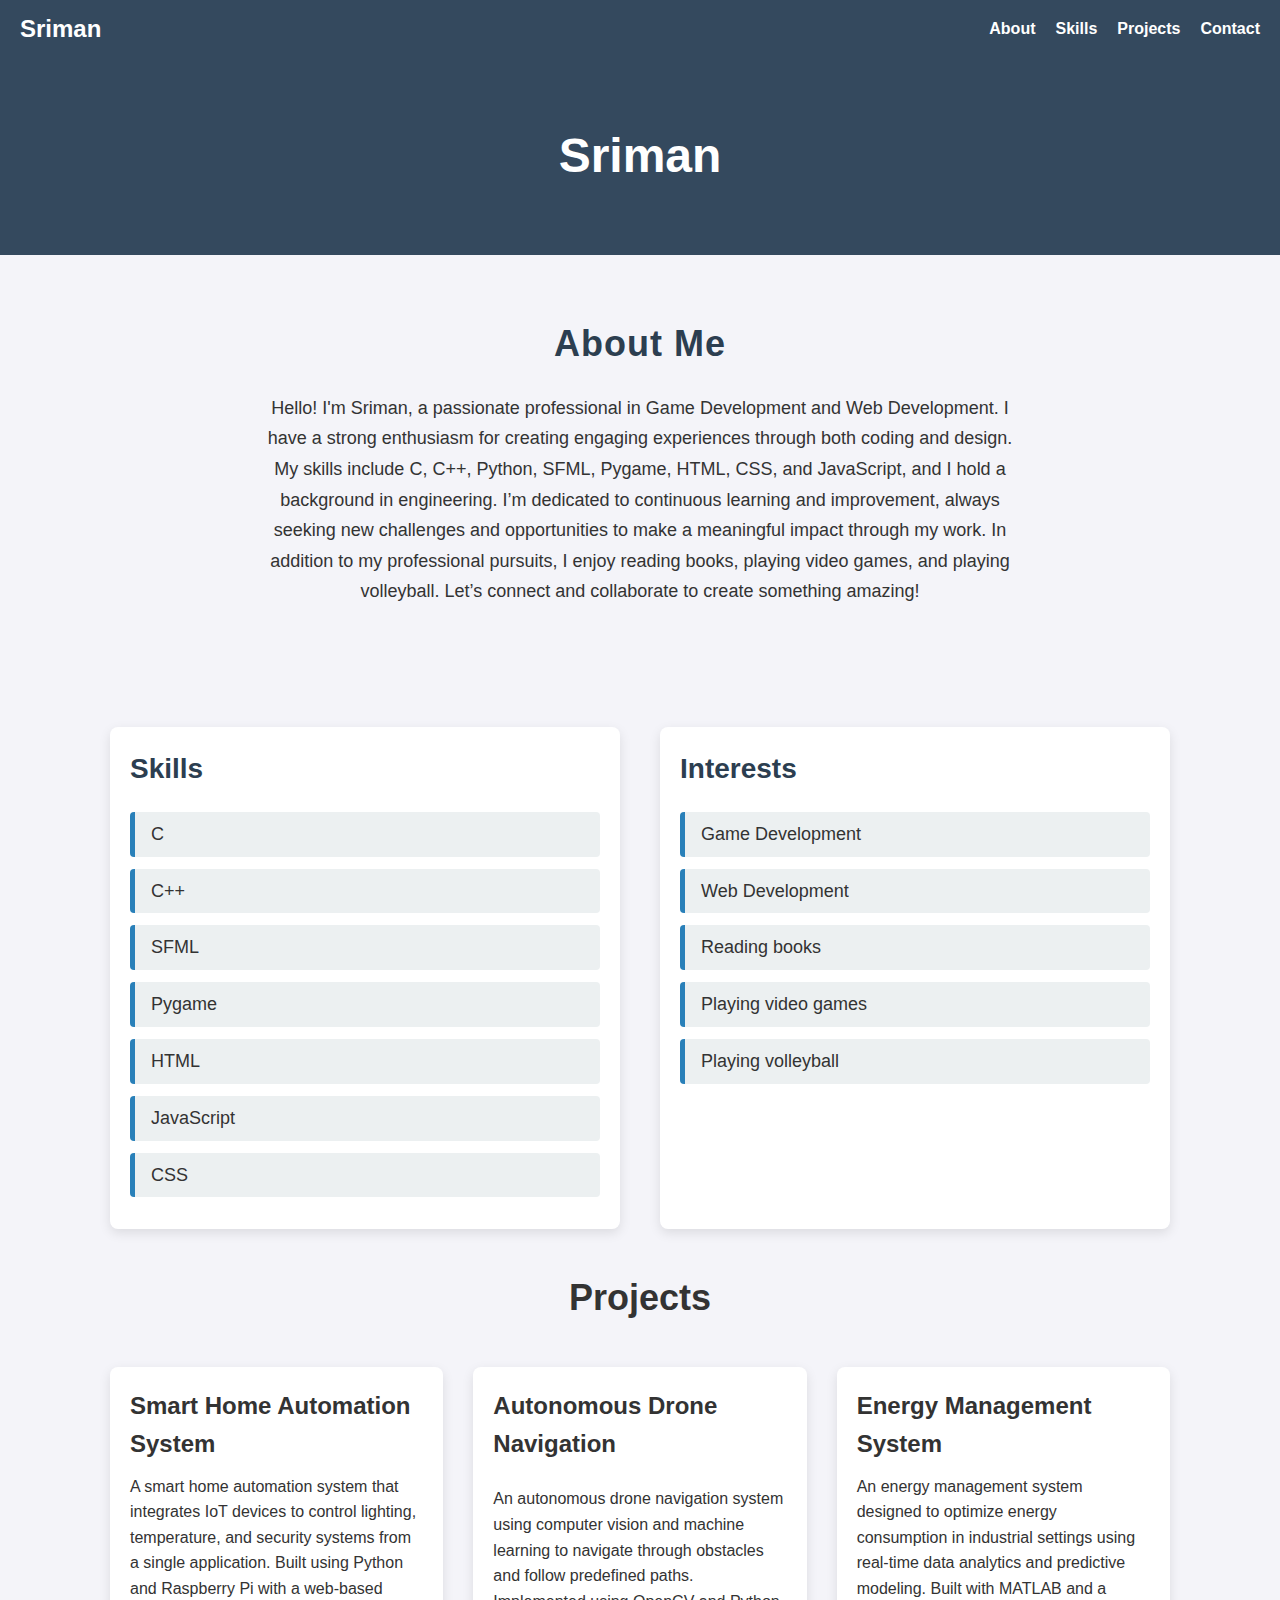
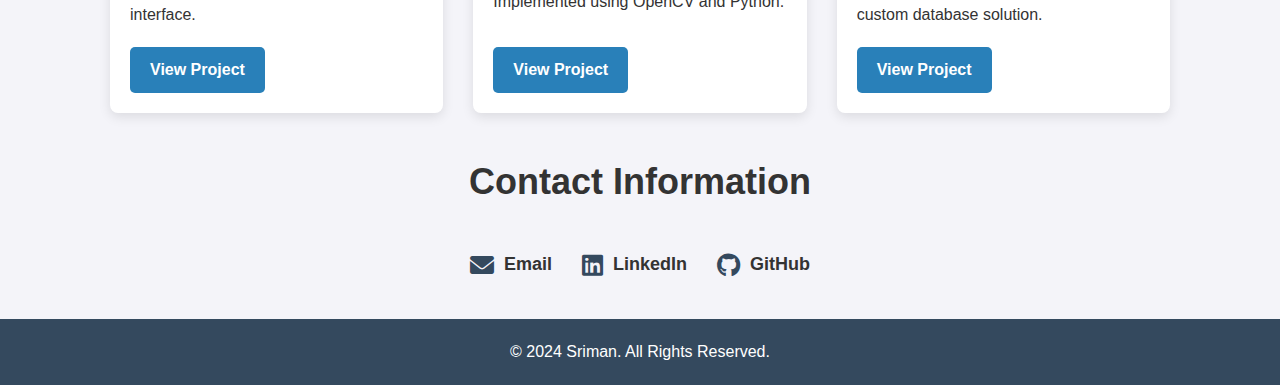
<file: index.html>
<!DOCTYPE html>
<html lang="en">

<head>
  <meta charset="UTF-8">
  <meta name="viewport" content="width=device-width, initial-scale=1.0">
  <meta name="description" content="Personal Portfolio of Sriman">
  <title>Sriman - Portfolio</title>
  <link rel="stylesheet" href="styles.css">
  <link rel="stylesheet" href="https://cdnjs.cloudflare.com/ajax/libs/font-awesome/6.0.0-beta3/css/all.min.css">
</head>

<body>

  <!-- Navbar -->
  <nav class="navbar">
    <div class="container">
      <h1 class="logo">Sriman</h1>
      <ul class="nav-links" id="navLinks">
        <li><a href="#about-me">About</a></li>
        <li><a href="#skills-interests">Skills</a></li>
        <li><a href="#projects">Projects</a></li>
        <li><a href="#contact">Contact</a></li>
      </ul>
      <a href="javascript:void(0);" class="icon" onclick="toggleMenu()">
        <i class="fa fa-bars"></i>
      </a>
    </div>
  </nav>

  <!-- Main Heading -->
  <header>
    <h1>Sriman</h1>
  </header>

  <!-- About Me Section -->
  <section id="about-me">
    <h2>About Me</h2>
    <p>Hello! I'm Sriman, a passionate professional in Game Development and Web Development. I have a strong enthusiasm for creating engaging experiences through both coding and design. My skills include C, C++, Python, SFML, Pygame, HTML, CSS, and JavaScript, and I hold a background in engineering. I’m dedicated to continuous learning and improvement, always seeking new challenges and opportunities to make a meaningful impact through my work. In addition to my professional pursuits, I enjoy reading books, playing video games, and playing volleyball. Let’s connect and collaborate to create something amazing!</p>
  </section>

  <!-- Skills and Interests Section -->
  <section id="skills-interests">
    <div class="container">
      <div class="side-heading">
        <h2>Skills</h2>
        <ul>
          <li>C</li>
          <li>C++</li>
          <li>SFML</li>
          <li>Pygame</li>
          <li>HTML</li>
          <li>JavaScript</li>
          <li>CSS</li>
        </ul>
      </div>

      <div class="side-heading">
        <h2>Interests</h2>
        <ul>
          <li>Game Development</li>
          <li>Web Development</li>
          <li>Reading books</li>
          <li>Playing video games</li>
          <li>Playing volleyball</li>
        </ul>
      </div>
    </div>
  </section>

  <!-- Projects Section -->
  <section id="projects">
    <h2>Projects</h2>

    <!-- Project 1 -->
    <div class="project-grid">
      <div class="project">
        <h3>Smart Home Automation System</h3>
        <p>A smart home automation system that integrates IoT devices to control lighting, temperature, and security systems from a single application. Built using Python and Raspberry Pi with a web-based interface.</p>
        <a href="https://github.com/" class="button">View Project</a>
    </div>

    <!-- Project 2 -->
    <div class="project">
        <h3>Autonomous Drone Navigation</h3>
        <p>An autonomous drone navigation system using computer vision and machine learning to navigate through obstacles and follow predefined paths. Implemented using OpenCV and Python.</p>
        <a href="https://github.com/" class="button">View Project</a>
    </div>
  
    <!-- Project 3 -->
    <div class="project">
        <h3>Energy Management System</h3>
        <p>An energy management system designed to optimize energy consumption in industrial settings using real-time data analytics and predictive modeling. Built with MATLAB and a custom database solution.</p>
        <a href="https://github.com/" class="button">View Project</a>
    </div>

    </div>
  </section>

  <!-- Contact Information Section -->
  <section id="contact">
    <h2>Contact Information</h2>
    <ul class="contact-list">
      <li>
        <a href="https://mail.google.com/"><i class="fas fa-envelope"></i> Email</a>
      </li>
      <li>
        <a href="https://www.linkedin.com/" target="_blank"><i class="fab fa-linkedin"></i> LinkedIn</a>
      </li>
      <li>
        <a href="https://github.com/" target="_blank"><i class="fab fa-github"></i> GitHub</a>
      </li>
    </ul>
  </section>

  <footer>
    <p>&copy; 2024 Sriman. All Rights Reserved.</p>
  </footer>

  <script src="scripts.js"></script>
</body>

</html>
</file>
<file: styles.css>
* {
    margin: 0;
    padding: 0;
    box-sizing: border-box;
  }

html {
  scroll-behavior: smooth;
}

  body {
    font-family: 'Poppins', sans-serif;
    background-color: #f4f4f9;
    color: #333;
    line-height: 1.6;
  }
  
  /* Navbar */
  .navbar {
    background-color: #34495e;
    position: sticky;
    top: 0;
    z-index: 10;
  }
  
  .navbar .container {
    display: flex;
    justify-content: space-between;
    align-items: center;
    padding: 10px 20px;
  }
  
  .navbar .logo {
    color: white;
    font-size: 24px;
    font-weight: 700;
  }
  
  .nav-links {
    list-style: none;
    display: flex;
    margin: 0;
  }
  
  .nav-links li {
    margin-left: 20px;
  }
  
  .nav-links a {
    text-decoration: none;
    color: white;
    font-weight: 600;
    transition: color 0.3s;
  }
  
  .nav-links a:hover {
    color: #2980b9;
  }
  
  /* Hamburger Icon for Mobile */
  .icon {
    display: none;
    font-size: 28px;
    color: white;
    cursor: pointer;
    transition: color 0.3s ease;
  }
  
  /* .icon:hover {
    color: #1ccce0;
  } */
  
  @media (max-width: 768px) {
    .nav-links {
      display: none;
      flex-direction: column;
      position: absolute;
      top: 60px;
      right: 0;
      background-color: #34495e;
      width: 100%;
      padding: 10px 0;
    }
  
    .nav-links li {
      text-align: center;
      margin: 10px 0;
    }
  
    .icon {
      display: block;
    }
  
    .navbar .container {
      justify-content: space-between;
    }
  }
  
  /* Show menu when active */
  .active {
    display: flex;
  }
  
  /* Header */
  header {
    display: flex;
    justify-content: center;
    align-items: center;
    background-color: #34495e;
    padding: 60px 20px;
    color: white;
  }
  
  header h1 {
    font-size: 48px;
    font-weight: 700;
    text-align: center;
  }
  
  /* Section */
  section {
    max-width: 1100px;
    margin: 40px auto;
    padding: 0 20px;
  }
  
  .container {
    display: flex;
    justify-content: space-between;
    gap: 40px;
  }
  
  .side-heading {
    flex: 1;
    padding: 20px;
    background-color: white;
    border-radius: 8px;
    box-shadow: 0 4px 12px rgba(0, 0, 0, 0.1);
  }
  
  .side-heading h2 {
    font-size: 28px;
    color: #2c3e50;
    margin-bottom: 20px;
  }
  
  .side-heading ul {
    list-style-type: none;
    padding-left: 0;
  }
  
  .side-heading ul li {
    font-size: 18px;
    margin: 12px 0;
    padding: 8px 16px;
    background-color: #ecf0f1;
    border-left: 5px solid #2980b9;
    position: relative;
    border-radius: 4px;
    transition: background-color 0.3s ease;
  }
  
  .side-heading ul li::before {
    position: absolute;
    left: -25px;
    color: #2980b9;
    font-size: 18px;
  }
  
  .side-heading ul li:hover {
    background-color: #dcdde1;
    cursor: pointer;
  }
  
  /* About Me */
  #about-me {
    padding: 60px 20px;
    margin: 0;
    text-align: center; 
    max-width: 100%;
  }
  
  #about-me h2 {
    font-size: 36px;
    color: #2c3e50; 
    margin-bottom: 20px;
    font-weight: 700;
    letter-spacing: 1px; 
  }
  
  #about-me p {
    font-size: 18px;
    line-height: 1.7;
    color: #333; 
    margin: 20px auto;
    padding: 0 20px; 
    max-width: 800px; 
    box-sizing: border-box;
  }
  
  
  /* Projects */
  #projects h2 {
    text-align: center;
    margin-bottom: 40px;
    font-size: 36px;
  }
  
  .project-grid {
    display: grid;
    grid-template-columns: repeat(auto-fill, minmax(300px, 1fr));
    gap: 30px;
  }
  
  .project {
    background-color: white;
    border-radius: 8px;
    padding: 20px;
    box-shadow: 0 4px 12px rgba(0, 0, 0, 0.1);
    display: flex;
    flex-direction: column;
    justify-content: space-between; 
    transition: transform 0.3s ease, box-shadow 0.3s ease;
    min-height: 250px;
  }
  
  .project h3 {
    margin-bottom: 10px;
    font-size: 24px;
  }
  
  .project p {
    margin-bottom: 20px;
  }
  
  .project a {
    text-decoration: none;
    color: white;
    background-color: #2980b9;
    padding: 10px 20px;
    border-radius: 5px;
    font-weight: 600;
    transition: background-color 0.3s ease, transform 0.3s ease;
    align-self: flex-start; 
  }
  
  .project a:hover {
    background-color: #1c6ea4;
    transform: translateY(-3px);
    box-shadow: 0 4px 8px rgba(0, 0, 0, 0.1);
  }
  
  .project:hover {
    transform: translateY(-10px);
    box-shadow: 0 8px 20px rgba(0, 0, 0, 0.2);
  }
  
  /* Contact Information */
  #contact h2 {
    text-align: center;
    margin-bottom: 40px;
    font-size: 36px;
  }
  
  .contact-list {
    display: flex;
    justify-content: center;
    list-style-type: none;
    gap: 30px;
  }
  
  .contact-list li {
    font-size: 18px;
  }
  
  .contact-list a {
    text-decoration: none;
    color: #333;
    font-weight: bold;
    display: flex;
    align-items: center;
    gap: 10px;
  }
  
  .contact-list a:hover {
    color: #2980b9;
  }
  
  /* Font Awesome icon size */
  .contact-list i {
    font-size: 24px;
    color: #34495e;
    transition: color 0.3s ease;
  }
  
  .contact-list a:hover i {
    color: #2980b9;
  }
  
  /* Footer */
  footer {
    text-align: center;
    padding: 20px;
    background-color: #34495e;
    color: white;
    margin-top: 40px;
  }
  
  /* Responsive Design */
  @media (max-width: 1024px) {
    .container {
      flex-direction: row;
    }
  }
  
  @media (max-width: 768px) {
    header h1 {
      font-size: 36px;
    }

    #about-me {
        padding: 40px 15px;
      }
    
      #about-me h2 {
        font-size: 30px;
      }
    
      #about-me p {
        font-size: 16px;
        padding: 15px auto;  
      }

    .project-grid {
      grid-template-columns: 1fr;
    }
  
    .contact-list {
      flex-direction: row;
      gap: 15px;
    }
  }
</file>
